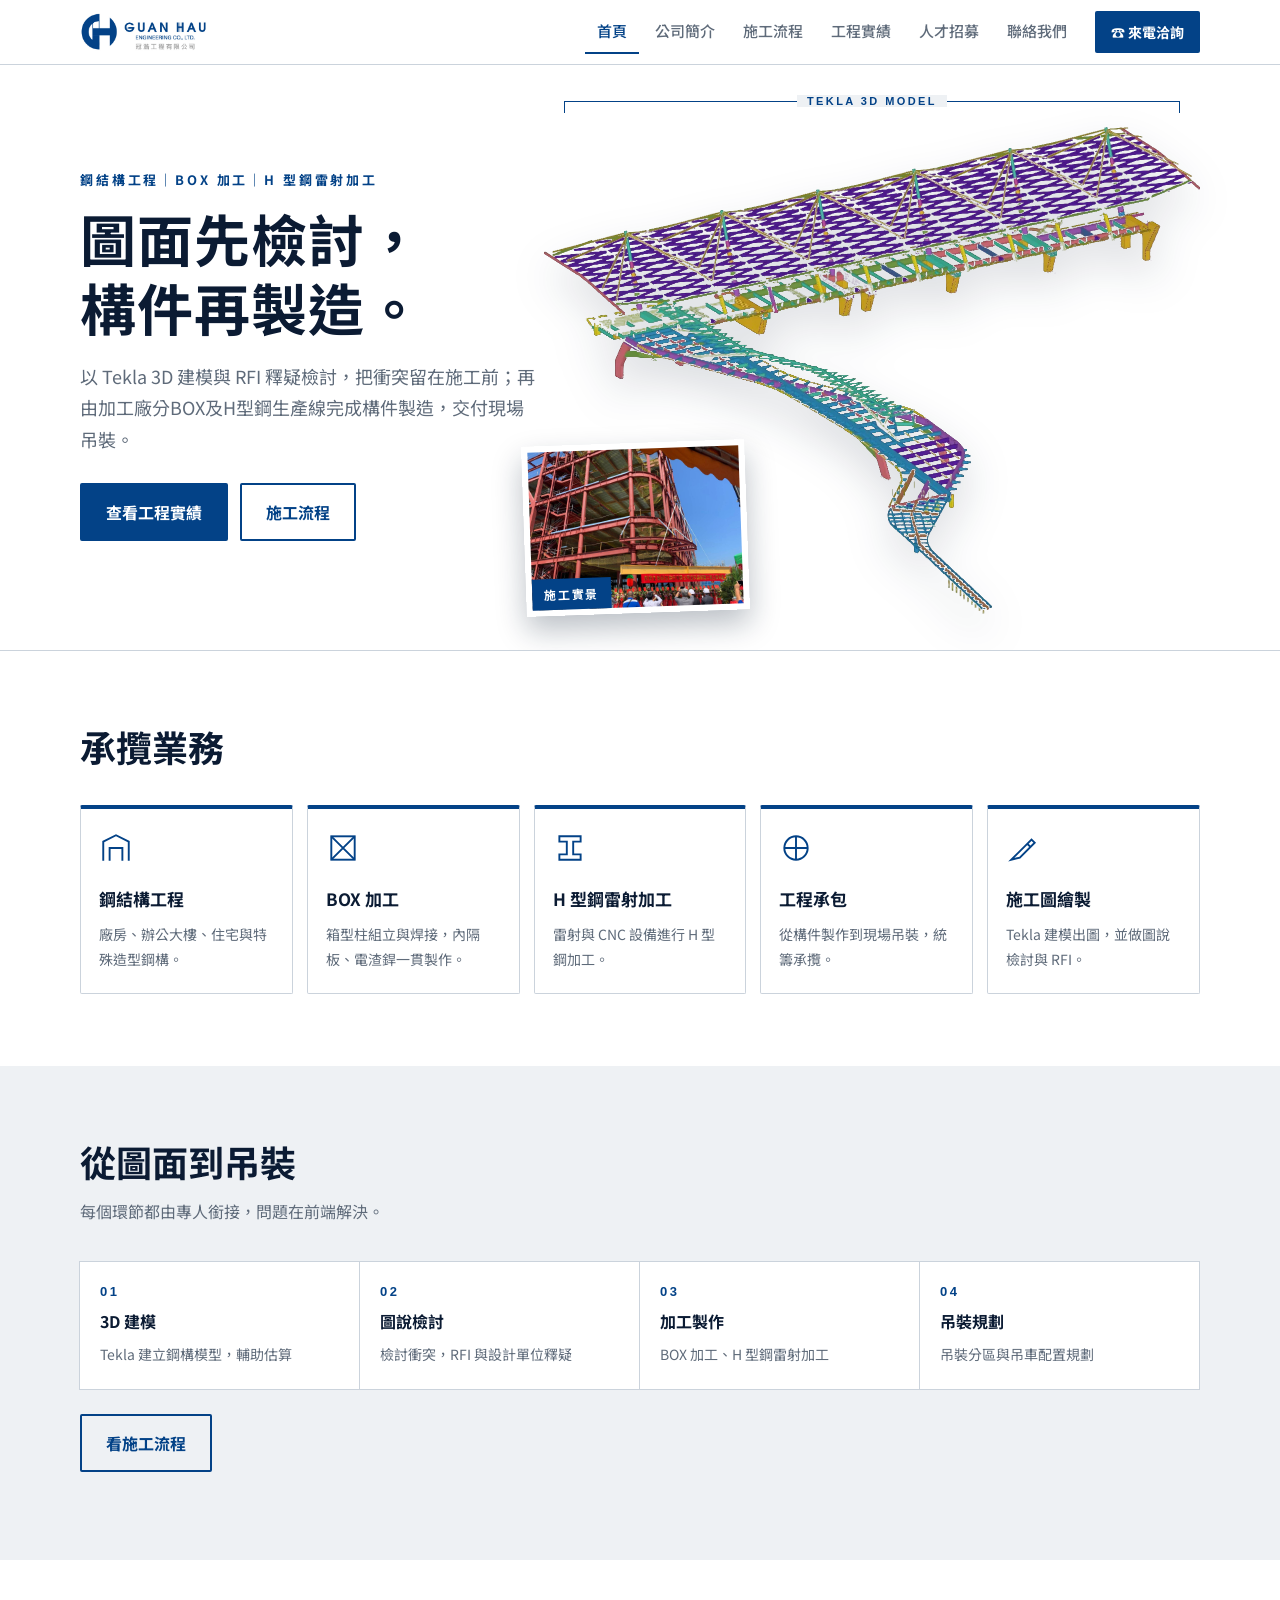
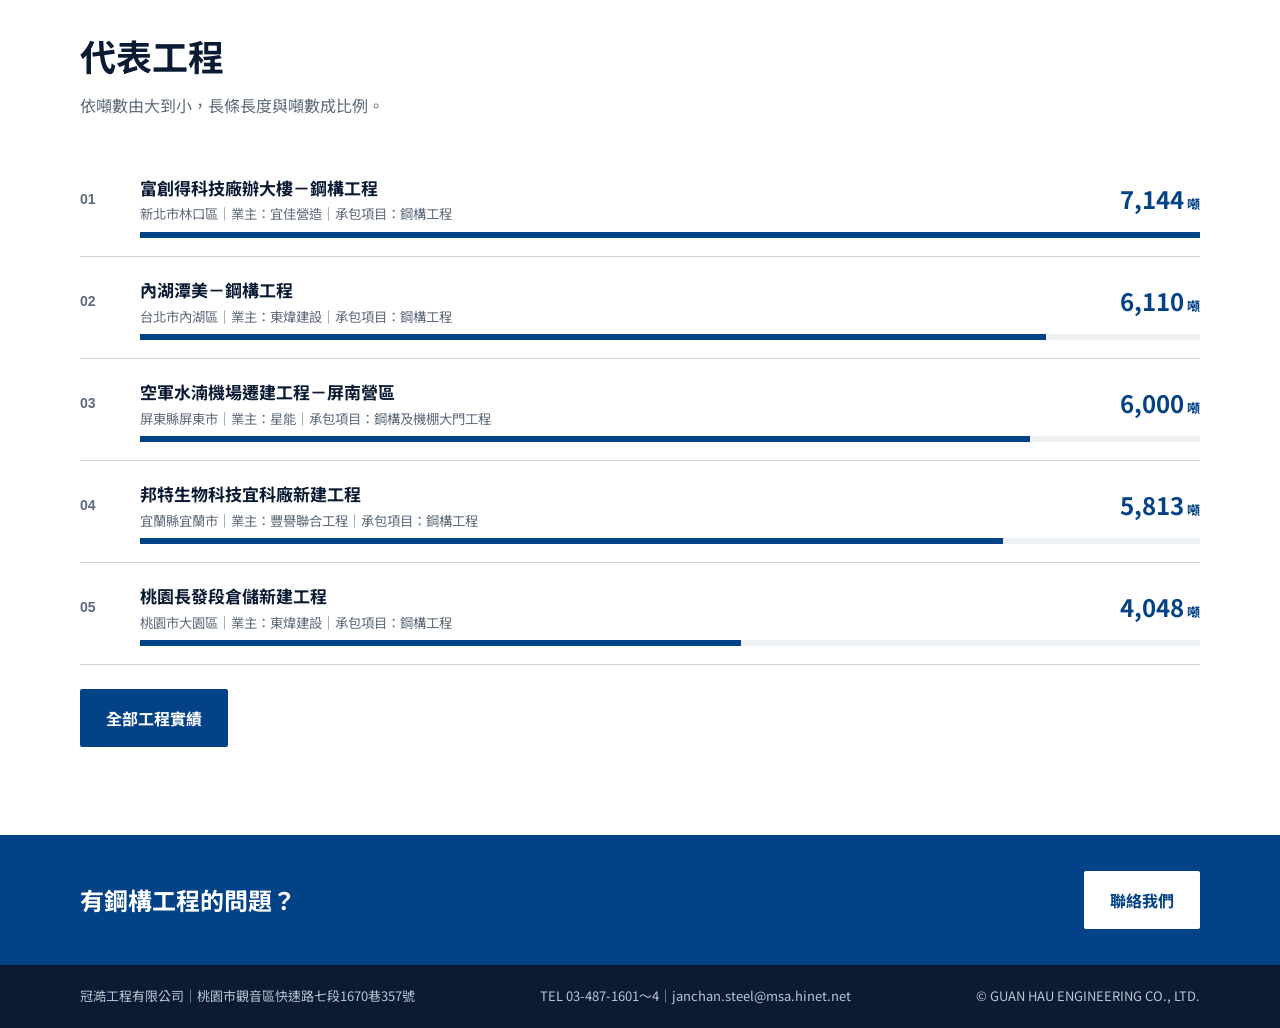
<file: index.html>
<!doctype html><html lang="zh-Hant"><head><meta charset="utf-8"><meta name="viewport" content="width=device-width,initial-scale=1,viewport-fit=cover"><meta name="color-scheme" content="light"><title>冠澔工程有限公司｜鋼結構工程</title><meta name="description" content="冠澔工程有限公司：鋼結構工程、BOX 加工、H 型鋼雷射加工、工程承包、施工圖繪製。桃園市觀音區。"><link rel="icon" href="data:image/svg+xml,%3Csvg xmlns=%27http://www.w3.org/2000/svg%27 viewBox=%270 0 10 10%27%3E%3Ccircle cx=%275%27 cy=%275%27 r=%275%27 fill=%27%23034287%27/%3E%3C/svg%3E"><link rel="preconnect" href="https://fonts.googleapis.com"><link rel="preconnect" href="https://fonts.gstatic.com" crossorigin><link href="https://fonts.googleapis.com/css2?family=Noto+Sans+TC:wght@400;500;700&display=swap" rel="stylesheet"><link rel="stylesheet" href="style.css"></head><body><header class="gh-hd"><div class="wrap"><a class="gh-logo" href="index.html"><img src="img/logo.png" alt="冠澔工程有限公司 GUAN HAU"></a><nav class="gh-nav" aria-label="主選單"><a href="index.html" data-k="index" class=on>首頁</a><a href="about.html" data-k="about">公司簡介</a><a href="process.html" data-k="process">施工流程</a><a href="projects.html" data-k="projects">工程實績</a><a href="careers.html" data-k="careers">人才招募</a><a href="contact.html" data-k="contact">聯絡我們</a></nav><a class="gh-cta tel" href="tel:+88634871601">來電洽詢</a><button class="gh-burger" aria-label="選單" aria-expanded="false">☰</button></div></header><main><section class="hero2"><div class="wrap hw"><div><p class="eyebrow">鋼結構工程｜BOX 加工｜H 型鋼雷射加工</p><h1>圖面先檢討，<br>構件再製造。</h1><p class="lead">以 Tekla 3D 建模與 RFI 釋疑檢討，把衝突留在施工前；再由加工廠分BOX及H型鋼生產線完成構件製造，交付現場吊裝。</p><div class="row"><a class="btn" href="projects.html">查看工程實績</a><a class="btn ghost" href="process.html">施工流程</a></div></div>
<div class="hm"><div class="dim"><span>TEKLA 3D MODEL</span></div><img class="cut" src="img/tekla04.webp" alt="Tekla 三維鋼構模型"><figure class="inset"><img src="img/bt2.jpg" alt="邦特宜科廠鋼構吊裝"><figcaption class="cap">施工實景</figcaption></figure></div></div></section>
<section class="sec"><div class="wrap"><div class="sec-hd"><h2>承攬業務</h2></div><div class="svc"><div class="card rv"><svg viewBox="0 0 32 32"><path d="M4 28V10l12-6 12 6v18M10 28V16h12v12"/></svg><h3>鋼結構工程</h3><p>廠房、辦公大樓、住宅與特殊造型鋼構。</p></div><div class="card rv"><svg viewBox="0 0 32 32"><rect x="5" y="5" width="22" height="22"/><path d="M5 5l22 22M27 5L5 27"/></svg><h3>BOX 加工</h3><p>箱型柱組立與焊接，內隔板、電渣銲一貫製作。</p></div><div class="card rv"><svg viewBox="0 0 32 32"><path d="M6 5h20v5H19v12h7v5H6v-5h7V10H6z"/></svg><h3>H 型鋼雷射加工</h3><p>雷射與 CNC 設備進行 H 型鋼加工。</p></div><div class="card rv"><svg viewBox="0 0 32 32"><circle cx="16" cy="16" r="11"/><path d="M5 16h22M16 5v22"/></svg><h3>工程承包</h3><p>從構件製作到現場吊裝，統籌承攬。</p></div><div class="card rv"><svg viewBox="0 0 32 32"><path d="M5 27l5-5 14-14 3 3-14 14-8 2zM20 12l3 3"/></svg><h3>施工圖繪製</h3><p>Tekla 建模出圖，並做圖說檢討與 RFI。</p></div></div></div></section>
<section class="sec alt"><div class="wrap"><div class="sec-hd"><h2>從圖面到吊裝</h2><p>每個環節都由專人銜接，問題在前端解決。</p></div><div class="flow rv"><div><b>3D 建模</b><span>Tekla 建立鋼構模型，輔助估算</span></div><div><b>圖說檢討</b><span>檢討衝突，RFI 與設計單位釋疑</span></div><div><b>加工製作</b><span>BOX 加工、H 型鋼雷射加工</span></div><div><b>吊裝規劃</b><span>吊裝分區與吊車配置規劃</span></div></div><p style="margin-top:24px"><a class="btn ghost" href="process.html">看施工流程</a></p></div></section>
<section class="sec"><div class="wrap"><div class="sec-hd"><h2>代表工程</h2><p>依噸數由大到小，長條長度與噸數成比例。</p></div><div class="pj rv"><span class="n">01</span><div><h3>富創得科技廠辦大樓－鋼構工程</h3><small>新北市林口區｜業主：宜佳營造｜承包項目：鋼構工程</small></div><div class="t">7,144<i> 噸</i></div><div class="bar" style="--w:100.0%"><u></u></div></div><div class="pj rv"><span class="n">02</span><div><h3>內湖潭美－鋼構工程</h3><small>台北市內湖區｜業主：東煒建設｜承包項目：鋼構工程</small></div><div class="t">6,110<i> 噸</i></div><div class="bar" style="--w:85.5%"><u></u></div></div><div class="pj rv"><span class="n">03</span><div><h3>空軍水湳機場遷建工程－屏南營區</h3><small>屏東縣屏東市｜業主：星能｜承包項目：鋼構及機棚大門工程</small></div><div class="t">6,000<i> 噸</i></div><div class="bar" style="--w:84.0%"><u></u></div></div><div class="pj rv"><span class="n">04</span><div><h3>邦特生物科技宜科廠新建工程</h3><small>宜蘭縣宜蘭市｜業主：豐譽聯合工程｜承包項目：鋼構工程</small></div><div class="t">5,813<i> 噸</i></div><div class="bar" style="--w:81.4%"><u></u></div></div><div class="pj rv"><span class="n">05</span><div><h3>桃園長發段倉儲新建工程</h3><small>桃園市大園區｜業主：東煒建設｜承包項目：鋼構工程</small></div><div class="t">4,048<i> 噸</i></div><div class="bar" style="--w:56.7%"><u></u></div></div><p style="margin-top:24px"><a class="btn" href="projects.html">全部工程實績</a></p></div></section><section class="cta-sl"><div class="wrap"><h2>有鋼構工程的問題？</h2><a class="btn" style="background:#fff;color:var(--blue);border-color:#fff" href="contact.html">聯絡我們</a></div></section></main><footer class="ft"><div class="wrap"><p>冠澔工程有限公司｜桃園市觀音區快速路七段1670巷357號</p><p>TEL 03-487-1601～4｜janchan.steel@msa.hinet.net</p><p>© GUAN HAU ENGINEERING CO., LTD.</p></div></footer><script src="main.js"></script></body></html>
</file>
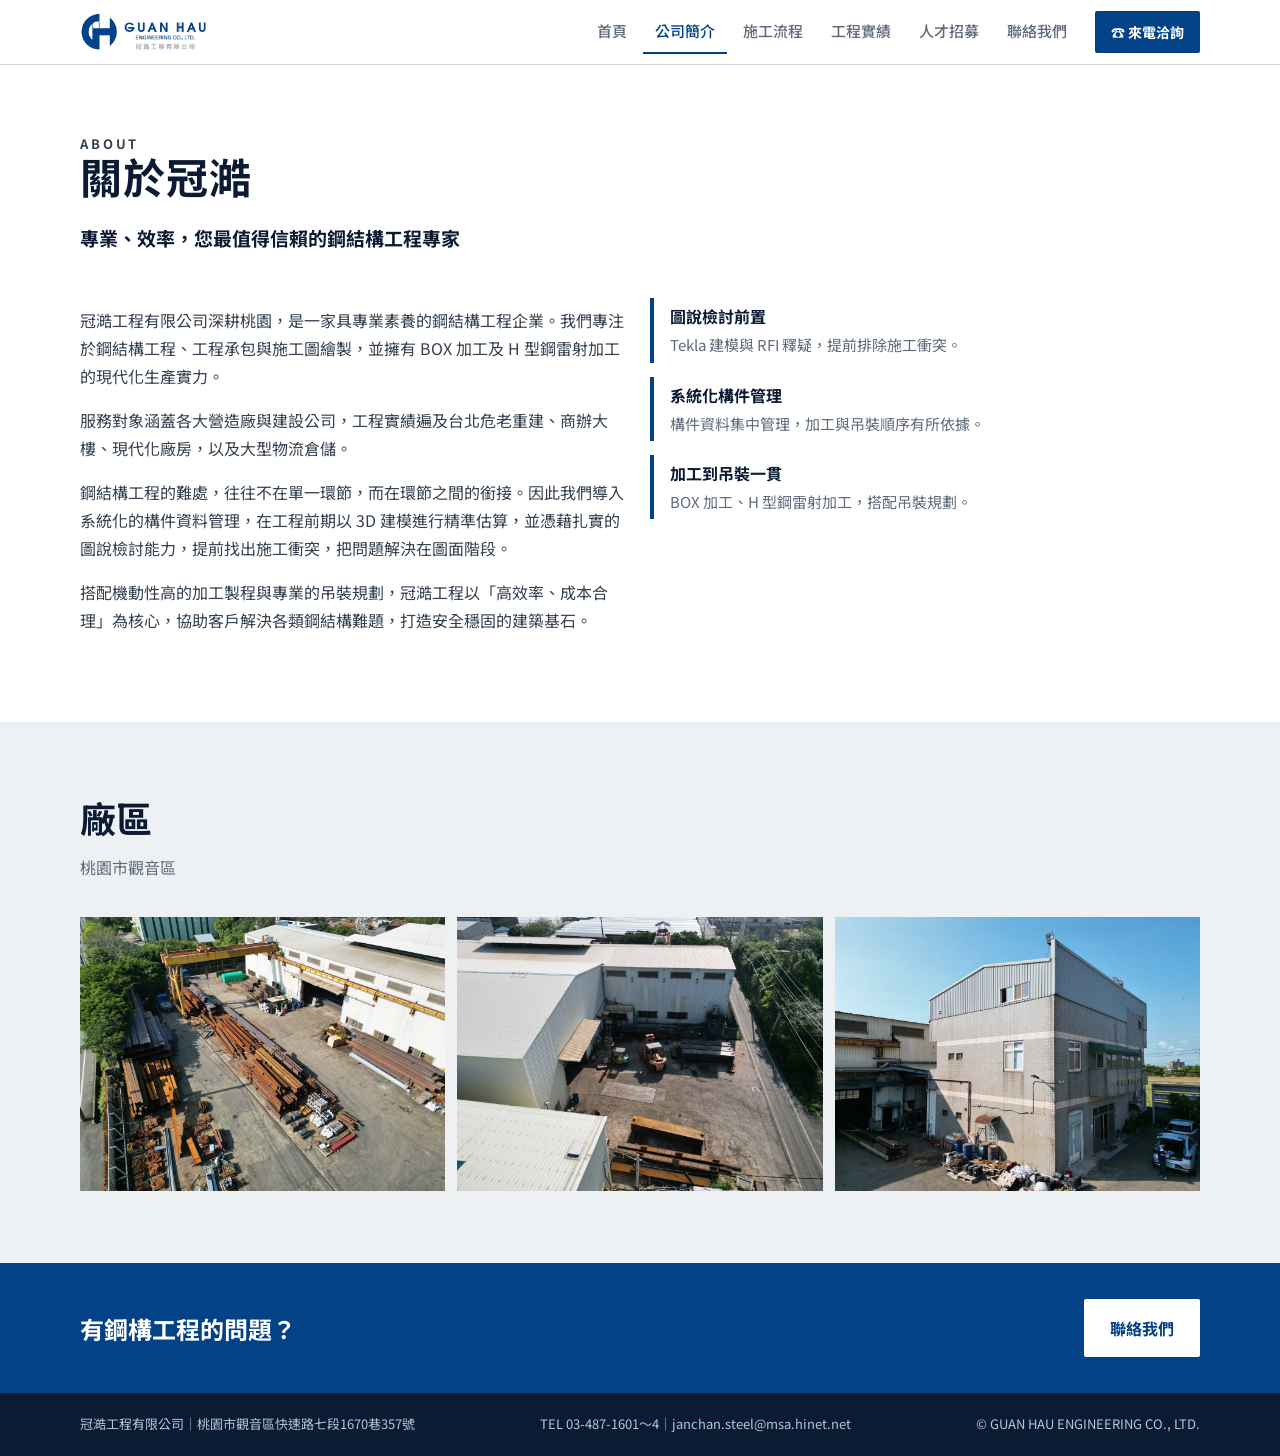
<file: about.html>
<!doctype html><html lang="zh-Hant"><head><meta charset="utf-8"><meta name="viewport" content="width=device-width,initial-scale=1,viewport-fit=cover"><meta name="color-scheme" content="light"><title>公司簡介｜冠澔工程</title><meta name="description" content="冠澔工程有限公司：鋼結構工程、BOX 加工、H 型鋼雷射加工、工程承包、施工圖繪製。桃園市觀音區。"><link rel="icon" href="data:image/svg+xml,%3Csvg xmlns=%27http://www.w3.org/2000/svg%27 viewBox=%270 0 10 10%27%3E%3Ccircle cx=%275%27 cy=%275%27 r=%275%27 fill=%27%23034287%27/%3E%3C/svg%3E"><link rel="preconnect" href="https://fonts.googleapis.com"><link rel="preconnect" href="https://fonts.gstatic.com" crossorigin><link href="https://fonts.googleapis.com/css2?family=Noto+Sans+TC:wght@400;500;700&display=swap" rel="stylesheet"><link rel="stylesheet" href="style.css"></head><body><header class="gh-hd"><div class="wrap"><a class="gh-logo" href="index.html"><img src="img/logo.png" alt="冠澔工程有限公司 GUAN HAU"></a><nav class="gh-nav" aria-label="主選單"><a href="index.html" data-k="index">首頁</a><a href="about.html" data-k="about" class=on>公司簡介</a><a href="process.html" data-k="process">施工流程</a><a href="projects.html" data-k="projects">工程實績</a><a href="careers.html" data-k="careers">人才招募</a><a href="contact.html" data-k="contact">聯絡我們</a></nav><a class="gh-cta tel" href="tel:+88634871601">來電洽詢</a><button class="gh-burger" aria-label="選單" aria-expanded="false">☰</button></div></header><main><section class="sec about"><div class="wrap"><div class="sec-hd"><p class="eyebrow">ABOUT</p><h1 style="font-size:clamp(28px,4vw,42px)">關於冠澔</h1><p style="font-size:19px;color:var(--navy);font-weight:700">專業、效率，您最值得信賴的鋼結構工程專家</p></div>
<div class="grid2"><div class="rv"><p>冠澔工程有限公司深耕桃園，是一家具專業素養的鋼結構工程企業。我們專注於鋼結構工程、工程承包與施工圖繪製，並擁有 BOX 加工及 H 型鋼雷射加工的現代化生產實力。</p><p>服務對象涵蓋各大營造廠與建設公司，工程實績遍及台北危老重建、商辦大樓、現代化廠房，以及大型物流倉儲。</p><p>鋼結構工程的難處，往往不在單一環節，而在環節之間的銜接。因此我們導入系統化的構件資料管理，在工程前期以 3D 建模進行精準估算，並憑藉扎實的圖說檢討能力，提前找出施工衝突，把問題解決在圖面階段。</p><p>搭配機動性高的加工製程與專業的吊裝規劃，冠澔工程以「高效率、成本合理」為核心，協助客戶解決各類鋼結構難題，打造安全穩固的建築基石。</p></div>
<div class="rv"><div class="pts"><div><b>圖說檢討前置</b><span>Tekla 建模與 RFI 釋疑，提前排除施工衝突。</span></div><div><b>系統化構件管理</b><span>構件資料集中管理，加工與吊裝順序有所依據。</span></div><div><b>加工到吊裝一貫</b><span>BOX 加工、H 型鋼雷射加工，搭配吊裝規劃。</span></div></div></div></div></div></section>
<section class="sec alt"><div class="wrap"><div class="sec-hd"><h2>廠區</h2><p>桃園市觀音區</p></div><div class="strip rv"><figure><img src="img/g2.jpg" alt="冠澔廠區龍門吊車與型鋼堆置" loading="lazy"></figure><figure><img src="img/g3.jpg" alt="冠澔廠區後場" loading="lazy"></figure><figure><img src="img/g5.jpg" alt="冠澔工程辦公大樓" loading="lazy"></figure></div></div></section><section class="cta-sl"><div class="wrap"><h2>有鋼構工程的問題？</h2><a class="btn" style="background:#fff;color:var(--blue);border-color:#fff" href="contact.html">聯絡我們</a></div></section></main><footer class="ft"><div class="wrap"><p>冠澔工程有限公司｜桃園市觀音區快速路七段1670巷357號</p><p>TEL 03-487-1601～4｜janchan.steel@msa.hinet.net</p><p>© GUAN HAU ENGINEERING CO., LTD.</p></div></footer><script src="main.js"></script></body></html>
</file>
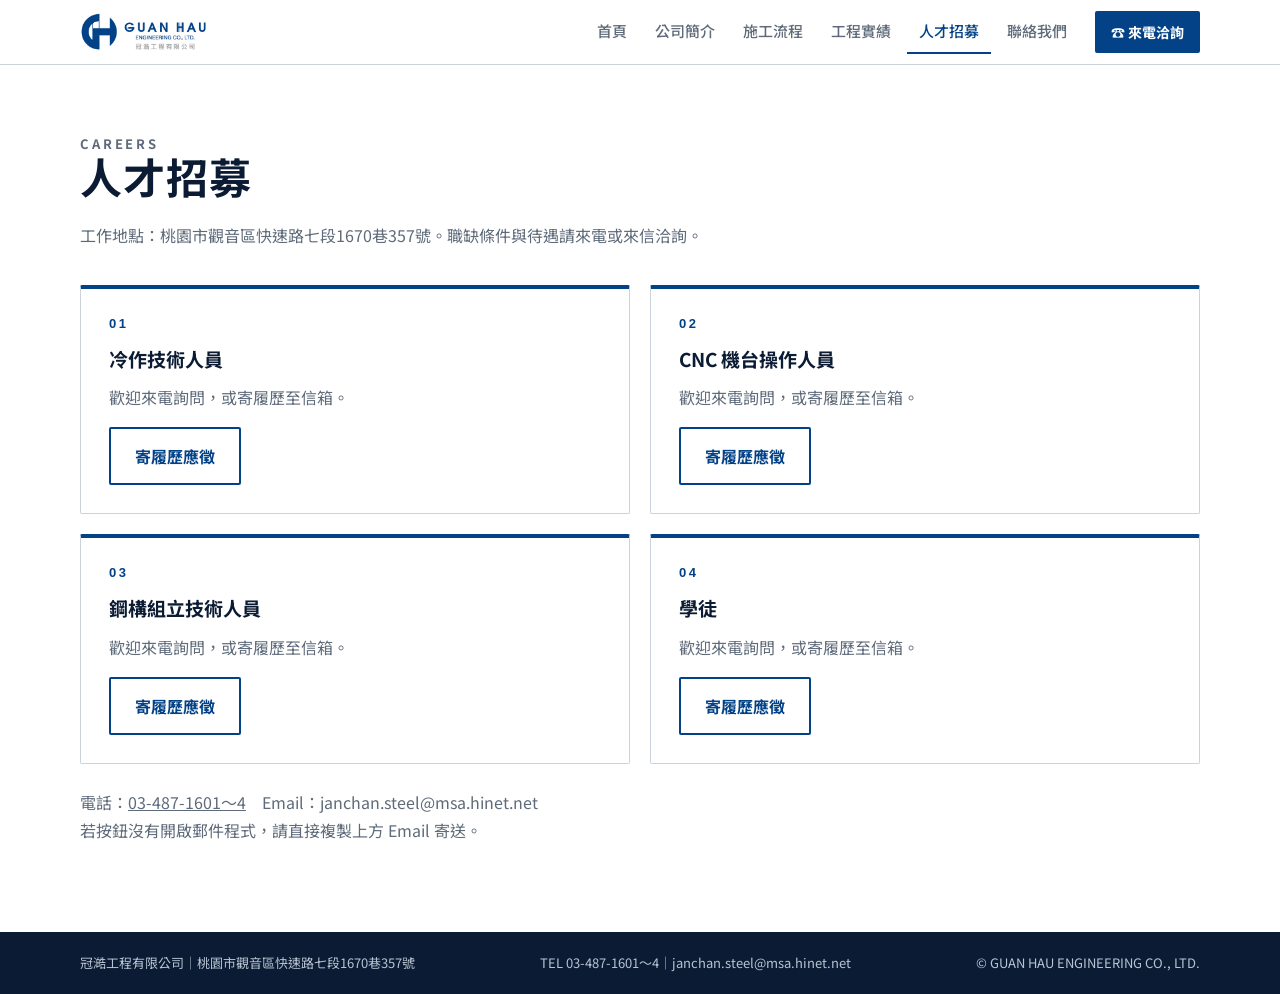
<file: careers.html>
<!doctype html><html lang="zh-Hant"><head><meta charset="utf-8"><meta name="viewport" content="width=device-width,initial-scale=1,viewport-fit=cover"><meta name="color-scheme" content="light"><title>人才招募｜冠澔工程</title><meta name="description" content="冠澔工程有限公司：鋼結構工程、BOX 加工、H 型鋼雷射加工、工程承包、施工圖繪製。桃園市觀音區。"><link rel="icon" href="data:image/svg+xml,%3Csvg xmlns=%27http://www.w3.org/2000/svg%27 viewBox=%270 0 10 10%27%3E%3Ccircle cx=%275%27 cy=%275%27 r=%275%27 fill=%27%23034287%27/%3E%3C/svg%3E"><link rel="preconnect" href="https://fonts.googleapis.com"><link rel="preconnect" href="https://fonts.gstatic.com" crossorigin><link href="https://fonts.googleapis.com/css2?family=Noto+Sans+TC:wght@400;500;700&display=swap" rel="stylesheet"><link rel="stylesheet" href="style.css"></head><body><header class="gh-hd"><div class="wrap"><a class="gh-logo" href="index.html"><img src="img/logo.png" alt="冠澔工程有限公司 GUAN HAU"></a><nav class="gh-nav" aria-label="主選單"><a href="index.html" data-k="index">首頁</a><a href="about.html" data-k="about">公司簡介</a><a href="process.html" data-k="process">施工流程</a><a href="projects.html" data-k="projects">工程實績</a><a href="careers.html" data-k="careers" class=on>人才招募</a><a href="contact.html" data-k="contact">聯絡我們</a></nav><a class="gh-cta tel" href="tel:+88634871601">來電洽詢</a><button class="gh-burger" aria-label="選單" aria-expanded="false">☰</button></div></header><main><section class="sec"><div class="wrap"><div class="sec-hd"><p class="eyebrow">CAREERS</p><h1 style="font-size:clamp(28px,4vw,42px)">人才招募</h1><p>工作地點：桃園市觀音區快速路七段1670巷357號。職缺條件與待遇請來電或來信洽詢。</p></div><div class="grid2"><div class="card rv"><span class="no">01</span><h3>冷作技術人員</h3><p style="margin-bottom:16px">歡迎來電詢問，或寄履歷至信箱。</p><a class="btn ghost" href="mailto:janchan.steel@msa.hinet.net?subject=應徵－冷作技術人員">寄履歷應徵</a></div><div class="card rv"><span class="no">02</span><h3>CNC 機台操作人員</h3><p style="margin-bottom:16px">歡迎來電詢問，或寄履歷至信箱。</p><a class="btn ghost" href="mailto:janchan.steel@msa.hinet.net?subject=應徵－CNC 機台操作人員">寄履歷應徵</a></div><div class="card rv"><span class="no">03</span><h3>鋼構組立技術人員</h3><p style="margin-bottom:16px">歡迎來電詢問，或寄履歷至信箱。</p><a class="btn ghost" href="mailto:janchan.steel@msa.hinet.net?subject=應徵－鋼構組立技術人員">寄履歷應徵</a></div><div class="card rv"><span class="no">04</span><h3>學徒</h3><p style="margin-bottom:16px">歡迎來電詢問，或寄履歷至信箱。</p><a class="btn ghost" href="mailto:janchan.steel@msa.hinet.net?subject=應徵－學徒">寄履歷應徵</a></div></div><p style="margin-top:24px;color:var(--gray)">電話：<a href="tel:+88634871601">03-487-1601～4</a>　Email：janchan.steel@msa.hinet.net<br>若按鈕沒有開啟郵件程式，請直接複製上方 Email 寄送。</p></div></section></main><footer class="ft"><div class="wrap"><p>冠澔工程有限公司｜桃園市觀音區快速路七段1670巷357號</p><p>TEL 03-487-1601～4｜janchan.steel@msa.hinet.net</p><p>© GUAN HAU ENGINEERING CO., LTD.</p></div></footer><script src="main.js"></script></body></html>
</file>
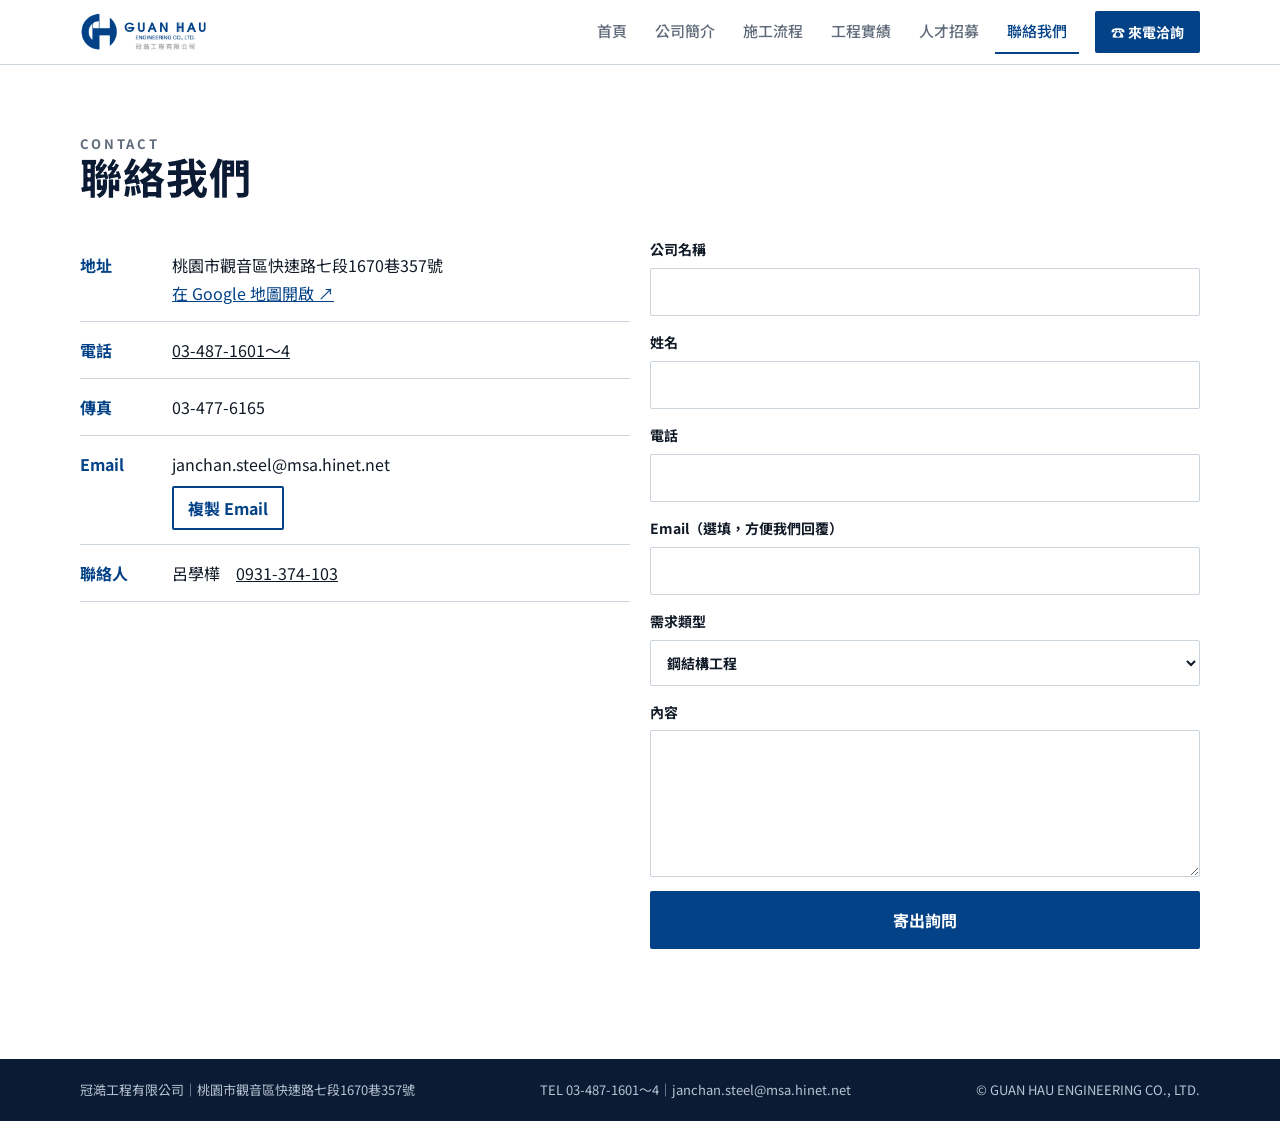
<file: contact.html>
<!doctype html><html lang="zh-Hant"><head><meta charset="utf-8"><meta name="viewport" content="width=device-width,initial-scale=1,viewport-fit=cover"><meta name="color-scheme" content="light"><title>聯絡我們｜冠澔工程</title><meta name="description" content="冠澔工程有限公司：鋼結構工程、BOX 加工、H 型鋼雷射加工、工程承包、施工圖繪製。桃園市觀音區。"><link rel="icon" href="data:image/svg+xml,%3Csvg xmlns=%27http://www.w3.org/2000/svg%27 viewBox=%270 0 10 10%27%3E%3Ccircle cx=%275%27 cy=%275%27 r=%275%27 fill=%27%23034287%27/%3E%3C/svg%3E"><link rel="preconnect" href="https://fonts.googleapis.com"><link rel="preconnect" href="https://fonts.gstatic.com" crossorigin><link href="https://fonts.googleapis.com/css2?family=Noto+Sans+TC:wght@400;500;700&display=swap" rel="stylesheet"><link rel="stylesheet" href="style.css"></head><body><header class="gh-hd"><div class="wrap"><a class="gh-logo" href="index.html"><img src="img/logo.png" alt="冠澔工程有限公司 GUAN HAU"></a><nav class="gh-nav" aria-label="主選單"><a href="index.html" data-k="index">首頁</a><a href="about.html" data-k="about">公司簡介</a><a href="process.html" data-k="process">施工流程</a><a href="projects.html" data-k="projects">工程實績</a><a href="careers.html" data-k="careers">人才招募</a><a href="contact.html" data-k="contact" class=on>聯絡我們</a></nav><a class="gh-cta tel" href="tel:+88634871601">來電洽詢</a><button class="gh-burger" aria-label="選單" aria-expanded="false">☰</button></div></header><main><section class="sec"><div class="wrap"><div class="sec-hd"><p class="eyebrow">CONTACT</p><h1 style="font-size:clamp(28px,4vw,42px)">聯絡我們</h1></div><div class="grid2"><ul class="info rv"><li><b>地址</b><span>桃園市觀音區快速路七段1670巷357號<br><a href="https://www.google.com/maps/search/?api=1&query=桃園市觀音區快速路七段1670巷357號" target="_blank" rel="noopener" style="color:var(--blue)">在 Google 地圖開啟 ↗</a></span></li><li><b>電話</b><a href="tel:+88634871601">03-487-1601～4</a></li><li><b>傳真</b>03-477-6165</li><li><b>Email</b><span>janchan.steel@msa.hinet.net<br><button class="btn ghost" id="cp" type="button" style="padding:6px 14px;margin-top:8px">複製 Email</button></span></li><li><b>聯絡人</b><span>呂學樺　<a href="tel:+886931374103">0931-374-103</a></span></li></ul>
<form id="cf" class="rv"><label>公司名稱<input name="co" required autocomplete="organization"></label><label>姓名<input name="name" required autocomplete="name"></label><label>電話<input name="tel" type="tel" required autocomplete="tel"></label><label>Email（選填，方便我們回覆）<input name="email" type="email" autocomplete="email"></label><label>需求類型<select name="type"><option>鋼結構工程</option><option>BOX 加工</option><option>H 型鋼雷射加工</option><option>工程承包</option><option>施工圖繪製</option><option>其他</option></select></label><label>內容<textarea name="msg" rows="5" required></textarea></label><input name="_gotcha" tabindex="-1" autocomplete="off" style="position:absolute;left:-9999px" aria-hidden="true"><button class="btn" type="submit">寄出詢問</button><p class="ok" id="st" role="status"></p></form></div></div></section></main><footer class="ft"><div class="wrap"><p>冠澔工程有限公司｜桃園市觀音區快速路七段1670巷357號</p><p>TEL 03-487-1601～4｜janchan.steel@msa.hinet.net</p><p>© GUAN HAU ENGINEERING CO., LTD.</p></div></footer><script src="main.js"></script></body></html>
</file>
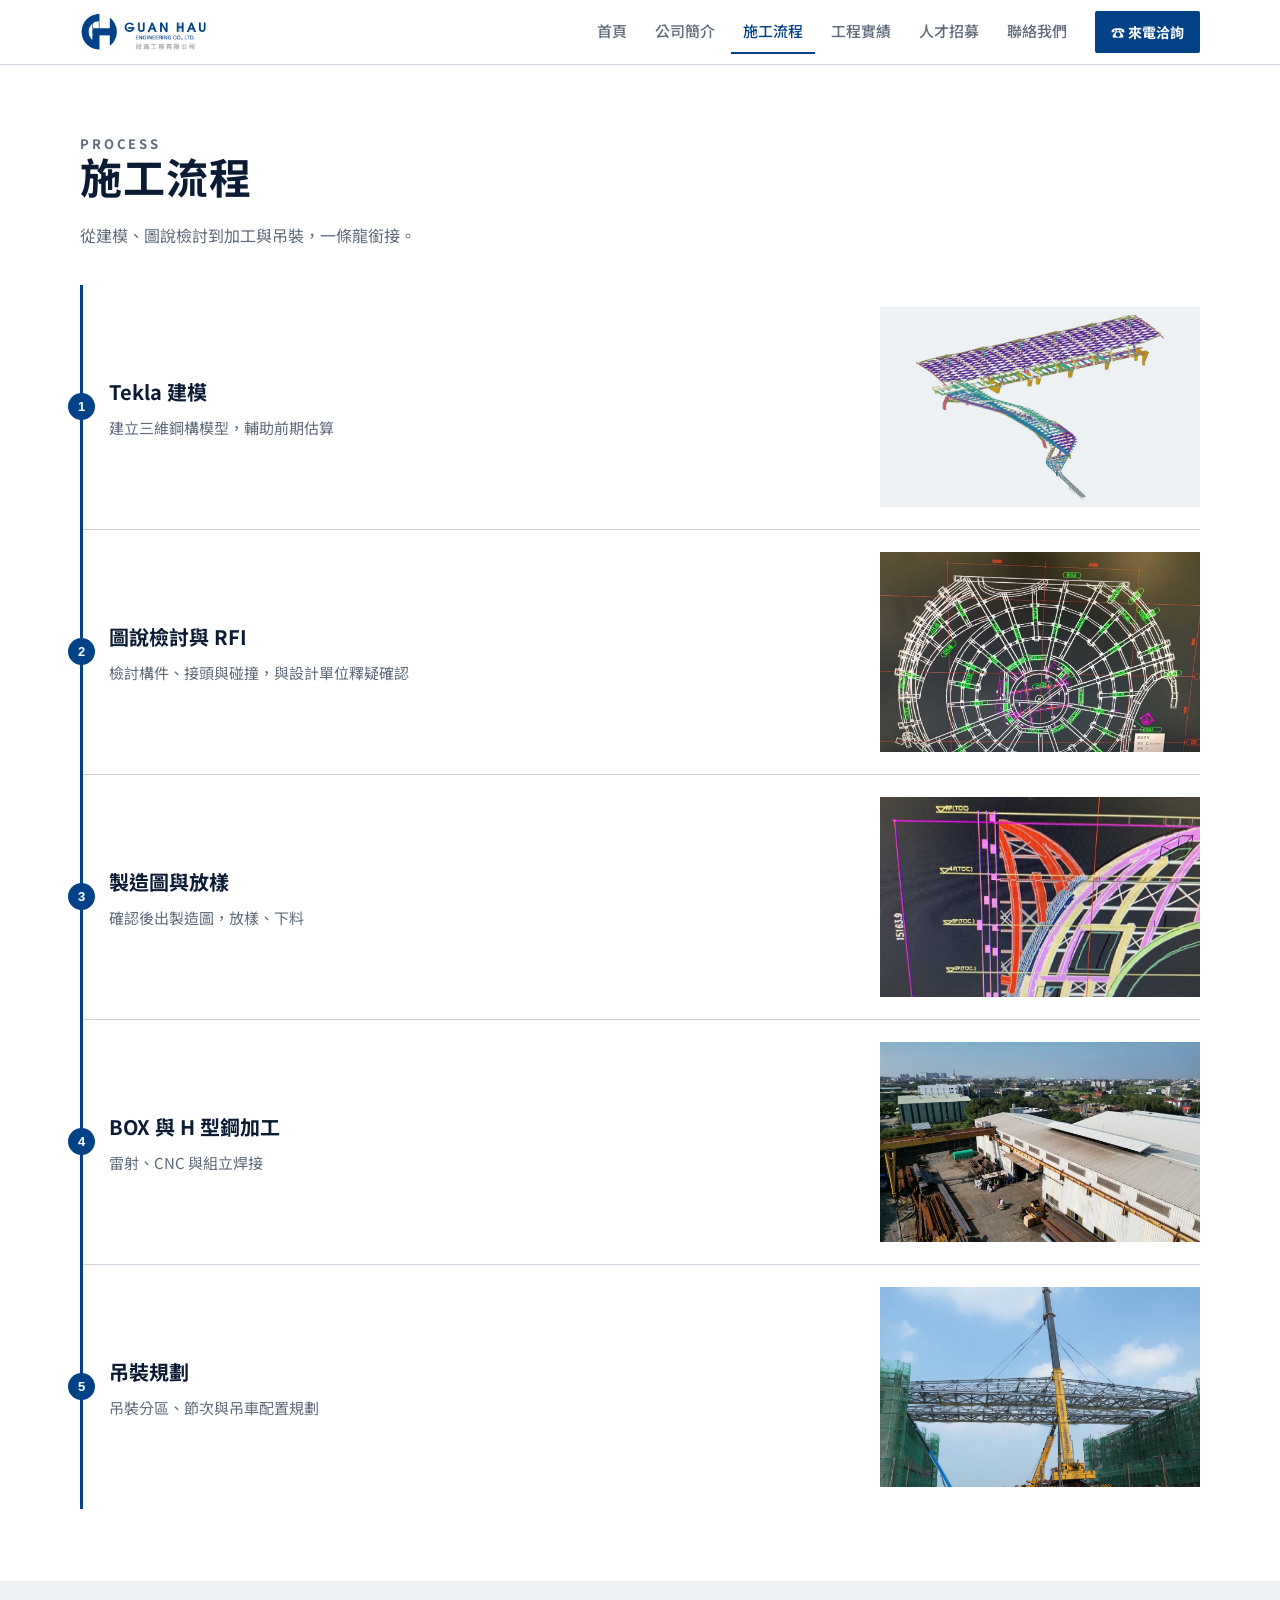
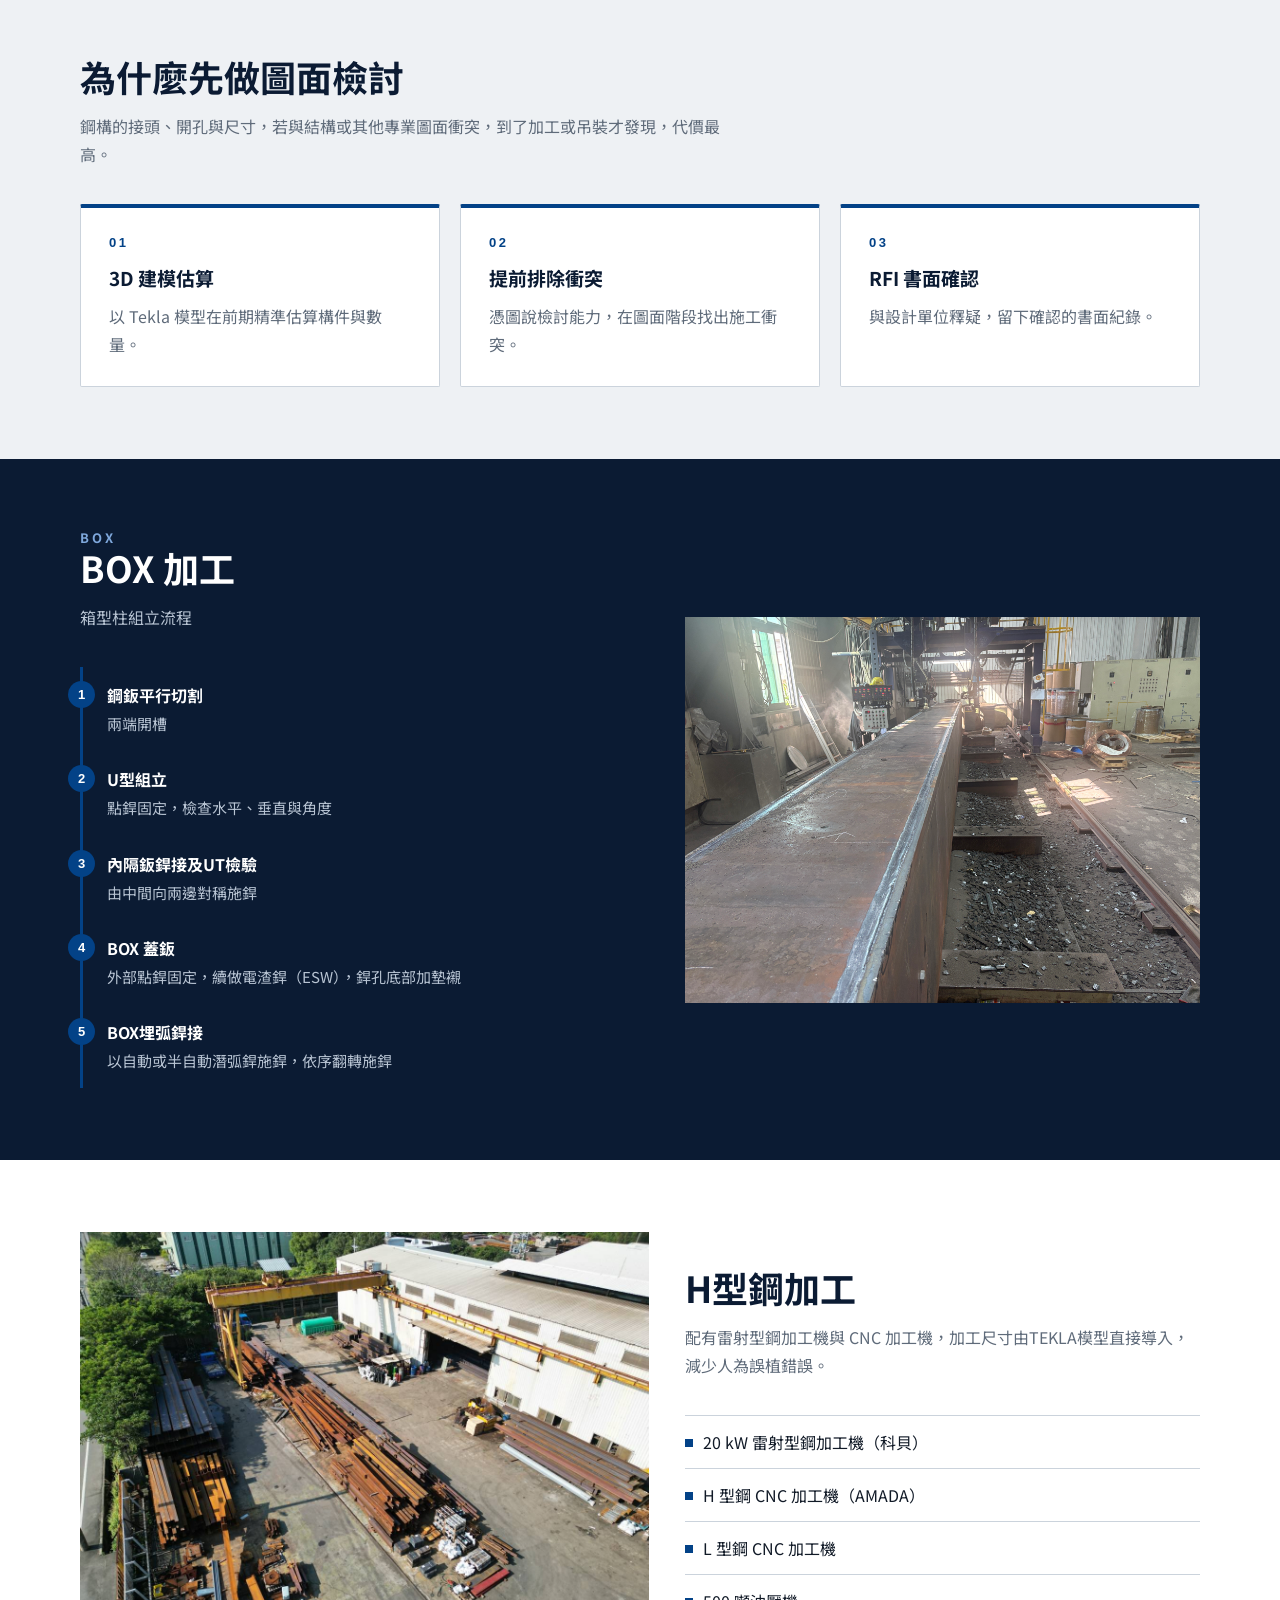
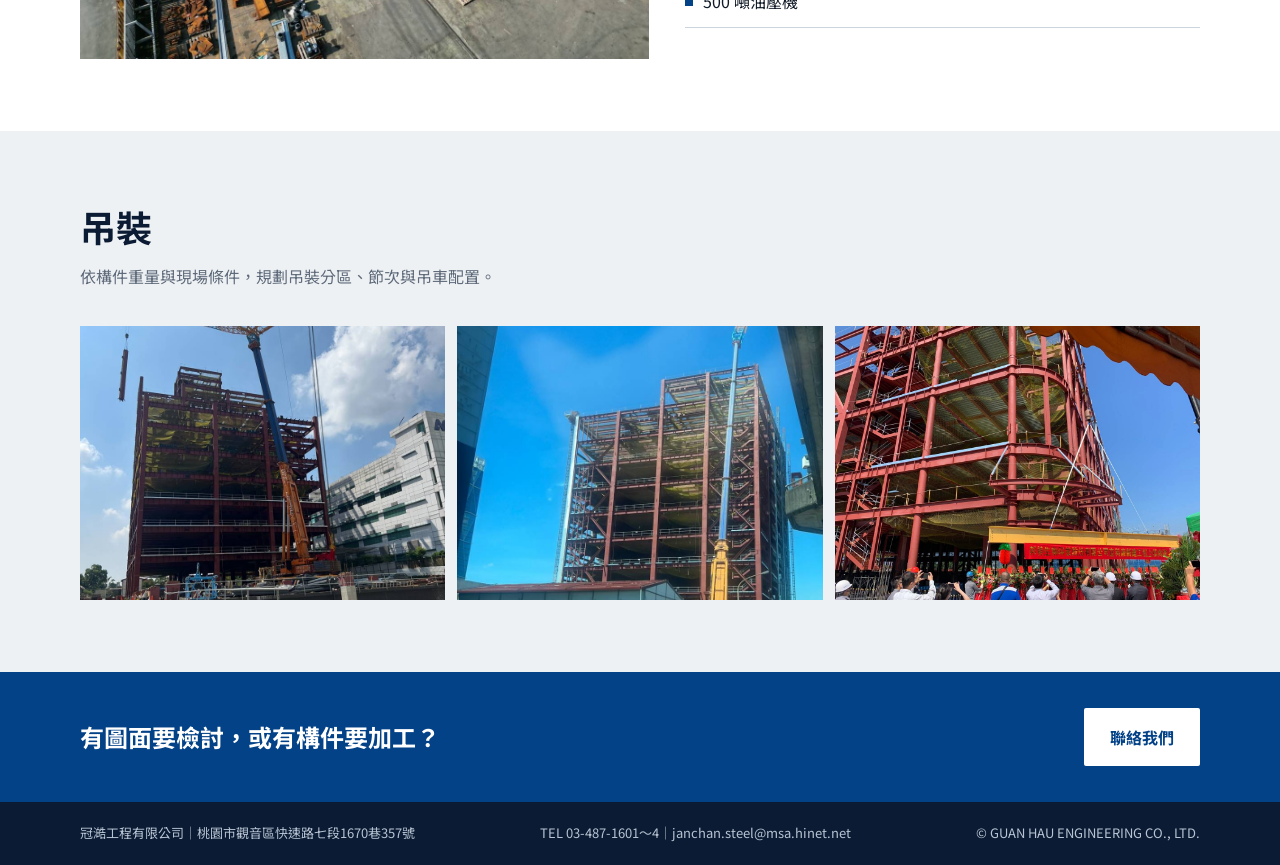
<file: process.html>
<!doctype html><html lang="zh-Hant"><head><meta charset="utf-8"><meta name="viewport" content="width=device-width,initial-scale=1,viewport-fit=cover"><meta name="color-scheme" content="light"><title>施工流程｜冠澔工程</title><meta name="description" content="冠澔工程有限公司：鋼結構工程、BOX 加工、H 型鋼雷射加工、工程承包、施工圖繪製。桃園市觀音區。"><link rel="icon" href="data:image/svg+xml,%3Csvg xmlns=%27http://www.w3.org/2000/svg%27 viewBox=%270 0 10 10%27%3E%3Ccircle cx=%275%27 cy=%275%27 r=%275%27 fill=%27%23034287%27/%3E%3C/svg%3E"><link rel="preconnect" href="https://fonts.googleapis.com"><link rel="preconnect" href="https://fonts.gstatic.com" crossorigin><link href="https://fonts.googleapis.com/css2?family=Noto+Sans+TC:wght@400;500;700&display=swap" rel="stylesheet"><link rel="stylesheet" href="style.css"></head><body><header class="gh-hd"><div class="wrap"><a class="gh-logo" href="index.html"><img src="img/logo.png" alt="冠澔工程有限公司 GUAN HAU"></a><nav class="gh-nav" aria-label="主選單"><a href="index.html" data-k="index">首頁</a><a href="about.html" data-k="about">公司簡介</a><a href="process.html" data-k="process" class=on>施工流程</a><a href="projects.html" data-k="projects">工程實績</a><a href="careers.html" data-k="careers">人才招募</a><a href="contact.html" data-k="contact">聯絡我們</a></nav><a class="gh-cta tel" href="tel:+88634871601">來電洽詢</a><button class="gh-burger" aria-label="選單" aria-expanded="false">☰</button></div></header><main><section class="sec"><div class="wrap"><div class="sec-hd"><p class="eyebrow">PROCESS</p><h1 style="font-size:clamp(28px,4vw,42px)">施工流程</h1><p>從建模、圖說檢討到加工與吊裝，一條龍銜接。</p></div><ol class="steps st2 rv"><li><div><b>Tekla 建模</b><span>建立三維鋼構模型，輔助前期估算</span></div><div class="ph2"><img class=ct src="img/tekla04.webp" alt="Tekla 建模" loading="lazy"></div></li><li><div><b>圖說檢討與 RFI</b><span>檢討構件、接頭與碰撞，與設計單位釋疑確認</span></div><div class="ph2"><img src="img/cad1.jpg" alt="圖說檢討與 RFI" loading="lazy"></div></li><li><div><b>製造圖與放樣</b><span>確認後出製造圖，放樣、下料</span></div><div class="ph2"><img src="img/cad2.jpg" alt="製造圖與放樣" loading="lazy"></div></li><li><div><b>BOX 與 H 型鋼加工</b><span>雷射、CNC 與組立焊接</span></div><div class="ph2"><img src="img/g1.jpg" alt="BOX 與 H 型鋼加工" loading="lazy"></div></li><li><div><b>吊裝規劃</b><span>吊裝分區、節次與吊車配置規劃</span></div><div class="ph2"><img src="img/af1.jpg" alt="吊裝規劃" loading="lazy"></div></li></ol></div></section>
<section class="sec alt"><div class="wrap"><div class="sec-hd"><h2>為什麼先做圖面檢討</h2><p>鋼構的接頭、開孔與尺寸，若與結構或其他專業圖面衝突，到了加工或吊裝才發現，代價最高。</p></div><div class="grid3"><div class="card rv"><span class="no">01</span><h3>3D 建模估算</h3><p>以 Tekla 模型在前期精準估算構件與數量。</p></div><div class="card rv"><span class="no">02</span><h3>提前排除衝突</h3><p>憑圖說檢討能力，在圖面階段找出施工衝突。</p></div><div class="card rv"><span class="no">03</span><h3>RFI 書面確認</h3><p>與設計單位釋疑，留下確認的書面紀錄。</p></div></div></div></section>
<section class="sec dark"><div class="wrap sp"><div><div class="sec-hd"><p class="eyebrow" style="color:#7FA8DC">BOX</p><h2>BOX 加工</h2><p>箱型柱組立流程</p></div><ol class="steps rv"><li><b>鋼鈑平行切割</b><span>兩端開槽</span></li><li><b>U型組立</b><span>點銲固定，檢查水平、垂直與角度</span></li><li><b>內隔鈑銲接及UT檢驗</b><span>由中間向兩邊對稱施銲</span></li><li><b>BOX 蓋鈑</b><span>外部點銲固定，續做電渣銲（ESW），銲孔底部加墊襯</span></li><li><b>BOX埋弧銲接</b><span>以自動或半自動潛弧銲施銲，依序翻轉施銲</span></li></ol></div><div class="ph2 rv"><img src="img/w1.jpg" alt="冠澔廠區鋼構件" loading="lazy"></div></div></section>
<section class="sec"><div class="wrap sp"><div class="ph2 rv"><img src="img/g2.jpg" alt="冠澔廠區龍門吊車與型鋼堆置" loading="lazy"></div><div><div class="sec-hd"><h2>H型鋼加工</h2><p>配有雷射型鋼加工機與 CNC 加工機，加工尺寸由TEKLA模型直接導入，減少人為誤植錯誤。</p></div><ul class="eq rv" style="grid-template-columns:1fr"><li>20 kW 雷射型鋼加工機（科貝）</li><li>H 型鋼 CNC 加工機（AMADA）</li><li>L 型鋼 CNC 加工機</li><li>500 噸油壓機</li></ul></div></div></section>
<section class="sec alt"><div class="wrap"><div class="sec-hd"><h2>吊裝</h2><p>依構件重量與現場條件，規劃吊裝分區、節次與吊車配置。</p></div><div class="gal rv"><figure><img src="img/fu.jpg" alt="鋼構吊裝" loading="lazy"></figure><figure><img src="img/nh1.jpg" alt="鋼構吊裝" loading="lazy"></figure><figure><img src="img/bt2.jpg" alt="鋼構吊裝" loading="lazy"></figure></div></div></section><section class="cta-sl"><div class="wrap"><h2>有圖面要檢討，或有構件要加工？</h2><a class="btn" style="background:#fff;color:var(--blue);border-color:#fff" href="contact.html">聯絡我們</a></div></section></main><footer class="ft"><div class="wrap"><p>冠澔工程有限公司｜桃園市觀音區快速路七段1670巷357號</p><p>TEL 03-487-1601～4｜janchan.steel@msa.hinet.net</p><p>© GUAN HAU ENGINEERING CO., LTD.</p></div></footer><script src="main.js"></script></body></html>
</file>
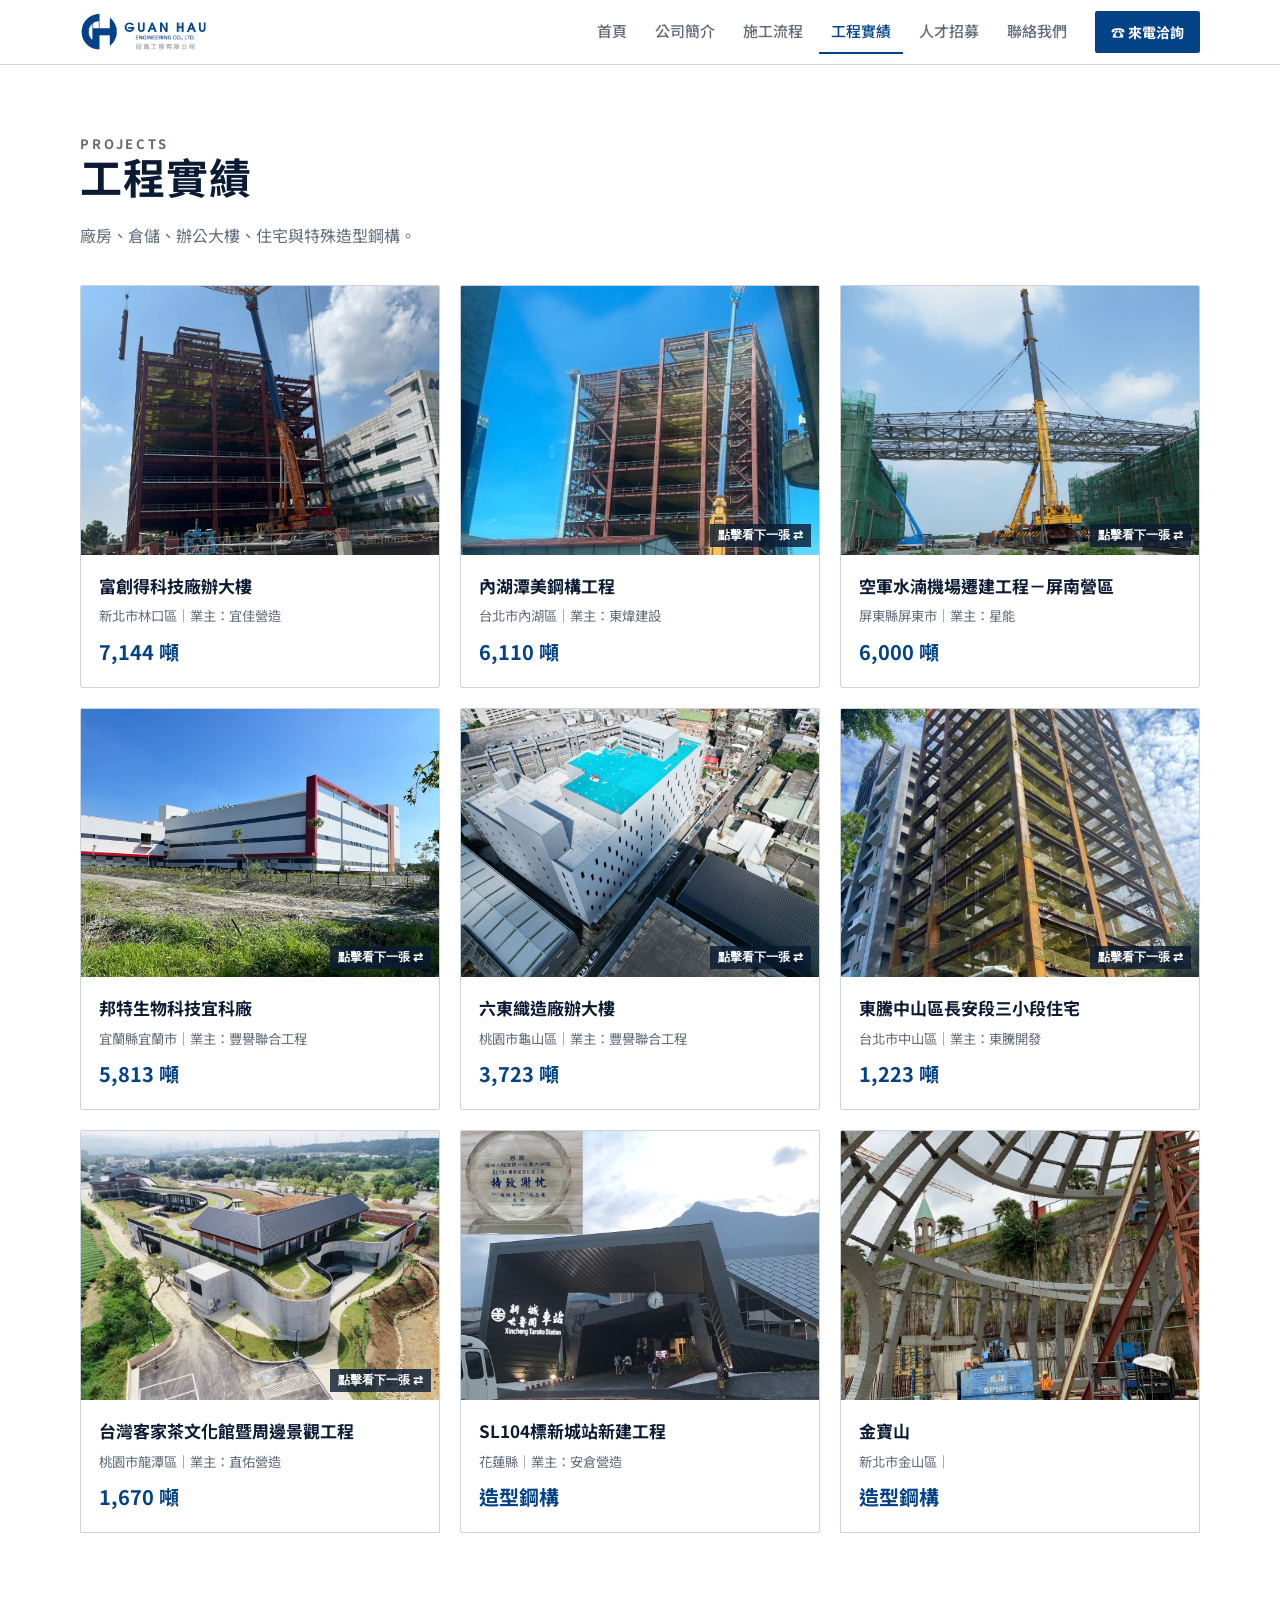
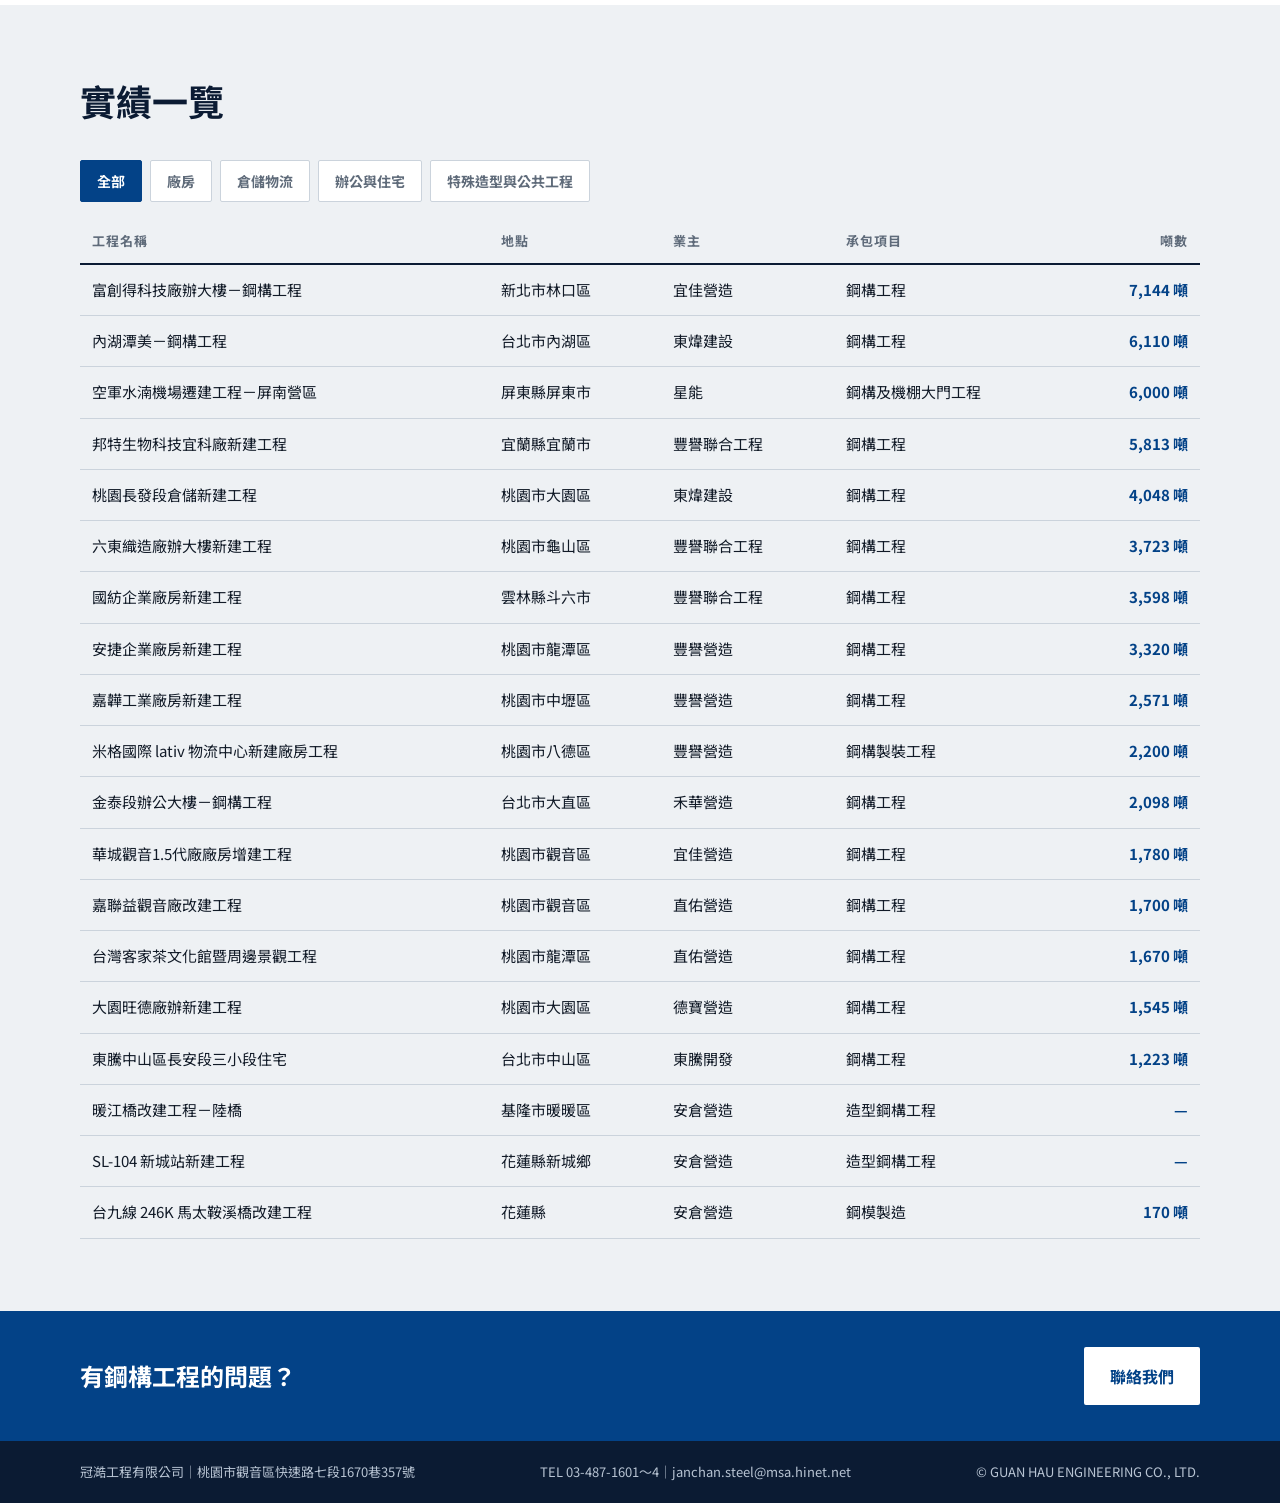
<file: projects.html>
<!doctype html><html lang="zh-Hant"><head><meta charset="utf-8"><meta name="viewport" content="width=device-width,initial-scale=1,viewport-fit=cover"><meta name="color-scheme" content="light"><title>工程實績｜冠澔工程</title><meta name="description" content="冠澔工程有限公司：鋼結構工程、BOX 加工、H 型鋼雷射加工、工程承包、施工圖繪製。桃園市觀音區。"><link rel="icon" href="data:image/svg+xml,%3Csvg xmlns=%27http://www.w3.org/2000/svg%27 viewBox=%270 0 10 10%27%3E%3Ccircle cx=%275%27 cy=%275%27 r=%275%27 fill=%27%23034287%27/%3E%3C/svg%3E"><link rel="preconnect" href="https://fonts.googleapis.com"><link rel="preconnect" href="https://fonts.gstatic.com" crossorigin><link href="https://fonts.googleapis.com/css2?family=Noto+Sans+TC:wght@400;500;700&display=swap" rel="stylesheet"><link rel="stylesheet" href="style.css"></head><body><header class="gh-hd"><div class="wrap"><a class="gh-logo" href="index.html"><img src="img/logo.png" alt="冠澔工程有限公司 GUAN HAU"></a><nav class="gh-nav" aria-label="主選單"><a href="index.html" data-k="index">首頁</a><a href="about.html" data-k="about">公司簡介</a><a href="process.html" data-k="process">施工流程</a><a href="projects.html" data-k="projects" class=on>工程實績</a><a href="careers.html" data-k="careers">人才招募</a><a href="contact.html" data-k="contact">聯絡我們</a></nav><a class="gh-cta tel" href="tel:+88634871601">來電洽詢</a><button class="gh-burger" aria-label="選單" aria-expanded="false">☰</button></div></header><main><section class="sec"><div class="wrap"><div class="sec-hd"><p class="eyebrow">PROJECTS</p><h1 style="font-size:clamp(28px,4vw,42px)">工程實績</h1><p>廠房、倉儲、辦公大樓、住宅與特殊造型鋼構。</p></div><div class="pgrid"><div class="pc rv"><div class="pic"><img src="img/fu.jpg" alt="富創得科技廠辦大樓鋼構吊裝" loading="lazy"></div><div class="b"><h3>富創得科技廠辦大樓</h3><small>新北市林口區｜業主：宜佳營造</small><div class="t">7,144 噸</div></div></div><div class="pc rv"><div class="pic" ><img src="img/nh1.jpg" alt="內湖潭美鋼構吊裝" loading="lazy"><img src="img/nh2.jpg" alt="內湖潭美上梁典禮" loading="lazy"><i>點擊看下一張 ⇄</i></div><div class="b"><h3>內湖潭美鋼構工程</h3><small>台北市內湖區｜業主：東煒建設</small><div class="t">6,110 噸</div></div></div><div class="pc rv"><div class="pic" ><img src="img/af1.jpg" alt="屏南營區大跨度桁架吊裝" loading="lazy"><img src="img/af2.jpg" alt="屏南營區機棚" loading="lazy"><i>點擊看下一張 ⇄</i></div><div class="b"><h3>空軍水湳機場遷建工程－屏南營區</h3><small>屏東縣屏東市｜業主：星能</small><div class="t">6,000 噸</div></div></div><div class="pc rv"><div class="pic" ><img src="img/bt1.jpg" alt="邦特宜科廠外觀" loading="lazy"><img src="img/bt2.jpg" alt="邦特宜科廠上梁典禮" loading="lazy"><i>點擊看下一張 ⇄</i></div><div class="b"><h3>邦特生物科技宜科廠</h3><small>宜蘭縣宜蘭市｜業主：豐譽聯合工程</small><div class="t">5,813 噸</div></div></div><div class="pc rv"><div class="pic" ><img src="img/lt1.jpg" alt="六東織造廠辦大樓空拍" loading="lazy"><img src="img/lt2.jpg" alt="六東織造廠辦大樓空拍" loading="lazy"><i>點擊看下一張 ⇄</i></div><div class="b"><h3>六東織造廠辦大樓</h3><small>桃園市龜山區｜業主：豐譽聯合工程</small><div class="t">3,723 噸</div></div></div><div class="pc rv"><div class="pic" >
<img src="img/dt2.jpg" alt="東騰住宅鋼構" loading="lazy"><img src="img/dt1.jpg" alt="東騰住宅上梁典禮" loading="lazy"><i>點擊看下一張 ⇄</i></div><div class="b"><h3>東騰中山區長安段三小段住宅</h3><small>台北市中山區｜業主：東騰開發</small><div class="t">1,223 噸</div></div></div><div class="pc rv"><div class="pic" >
<img src="img/tea1.jpg" alt="台灣客家茶文化館空拍" loading="lazy"><img src="img/tea2.jpg" alt="茶文化館圓頂鋼構" loading="lazy"><i>點擊看下一張 ⇄</i></div><div class="b"><h3>台灣客家茶文化館暨周邊景觀工程</h3><small>桃園市龍潭區｜業主：直佑營造</small><div class="t">1,670 噸</div></div></div>

<div class="pc rv"><div class="pic">
<img src="img/w2.jpg" alt="花蓮新城站新建工程" loading="lazy"><img src="img/w2.jpg" alt="SL104標新城站新建工程" loading="lazy"></div><div class="b"><h3>SL104標新城站新建工程</h3><small>花蓮縣｜業主：安倉營造</small><div class="t">造型鋼構</div></div></div>

<div class="pc rv"><div class="pic">
<img src="img/jbs.jpg" alt="金寶山拱形鋼構" loading="lazy"><img src="img/jbs.jpg" alt="金寶山拱形鋼構" loading="lazy"></div><div class="b"><h3>金寶山</h3><small>新北市金山區｜  </small>
<div class="t">造型鋼構</div></div></div></div></section>

<section class="sec alt"><div class="wrap"><div class="sec-hd">
<h2>實績一覽</h2></div><div class="tabs"><button class="on" data-g="all">全部</button><button data-g="f">廠房</button><button data-g="w">倉儲物流</button><button data-g="o">辦公與住宅</button><button data-g="s">特殊造型與公共工程</button></div><div class="tw"><table id="pt"><thead><tr><th>工程名稱</th><th>地點</th><th>業主</th><th>承包項目</th><th style="text-align:right">噸數</th></tr></thead><tbody><tr data-g="f"><td>富創得科技廠辦大樓－鋼構工程</td><td>新北市林口區</td><td>宜佳營造</td><td>鋼構工程</td><td class="n">7,144 噸</td></tr><tr data-g="o"><td>內湖潭美－鋼構工程</td><td>台北市內湖區</td><td>東煒建設</td><td>鋼構工程</td><td class="n">6,110 噸</td></tr><tr data-g="s"><td>空軍水湳機場遷建工程－屏南營區</td><td>屏東縣屏東市</td><td>星能</td><td>鋼構及機棚大門工程</td><td class="n">6,000 噸</td></tr><tr data-g="f"><td>邦特生物科技宜科廠新建工程</td><td>宜蘭縣宜蘭市</td><td>豐譽聯合工程</td><td>鋼構工程</td><td class="n">5,813 噸</td></tr><tr data-g="w"><td>桃園長發段倉儲新建工程</td><td>桃園市大園區</td><td>東煒建設</td><td>鋼構工程</td><td class="n">4,048 噸</td></tr><tr data-g="f"><td>六東織造廠辦大樓新建工程</td><td>桃園市龜山區</td><td>豐譽聯合工程</td><td>鋼構工程</td><td class="n">3,723 噸</td></tr><tr data-g="f"><td>國紡企業廠房新建工程</td><td>雲林縣斗六市</td><td>豐譽聯合工程</td><td>鋼構工程</td><td class="n">3,598 噸</td></tr><tr data-g="f"><td>安捷企業廠房新建工程</td><td>桃園市龍潭區</td><td>豐譽營造</td><td>鋼構工程</td><td class="n">3,320 噸</td></tr><tr data-g="f"><td>嘉韡工業廠房新建工程</td><td>桃園市中壢區</td><td>豐譽營造</td><td>鋼構工程</td><td class="n">2,571 噸</td></tr><tr data-g="w"><td>米格國際 lativ 物流中心新建廠房工程</td><td>桃園市八德區</td><td>豐譽營造</td><td>鋼構製裝工程</td><td class="n">2,200 噸</td></tr><tr data-g="o"><td>金泰段辦公大樓－鋼構工程</td><td>台北市大直區</td><td>禾華營造</td><td>鋼構工程</td><td class="n">2,098 噸</td></tr><tr data-g="f"><td>華城觀音1.5代廠廠房增建工程</td><td>桃園市觀音區</td><td>宜佳營造</td><td>鋼構工程</td><td class="n">1,780 噸</td></tr><tr data-g="f"><td>嘉聯益觀音廠改建工程</td><td>桃園市觀音區</td><td>直佑營造</td><td>鋼構工程</td><td class="n">1,700 噸</td></tr><tr data-g="s"><td>台灣客家茶文化館暨周邊景觀工程</td><td>桃園市龍潭區</td><td>直佑營造</td><td>鋼構工程</td><td class="n">1,670 噸</td></tr><tr data-g="f"><td>大園旺德廠辦新建工程</td><td>桃園市大園區</td><td>德寶營造</td><td>鋼構工程</td><td class="n">1,545 噸</td></tr><tr data-g="o"><td>東騰中山區長安段三小段住宅</td><td>台北市中山區</td><td>東騰開發</td><td>鋼構工程</td><td class="n">1,223 噸</td></tr><tr data-g="s"><td>暖江橋改建工程－陸橋</td><td>基隆市暖暖區</td><td>安倉營造</td><td>造型鋼構工程</td><td class="n">—</td></tr><tr data-g="s"><td>SL-104 新城站新建工程</td><td>花蓮縣新城鄉</td><td>安倉營造</td><td>造型鋼構工程</td><td class="n">—</td></tr><tr data-g="s"><td>台九線 246K 馬太鞍溪橋改建工程</td><td>花蓮縣</td><td>安倉營造</td><td>鋼模製造</td><td class="n">170 噸</td></tr></tbody></table></div></div></section><section class="cta-sl"><div class="wrap"><h2>有鋼構工程的問題？</h2><a class="btn" style="background:#fff;color:var(--blue);border-color:#fff" href="contact.html">聯絡我們</a></div></section></main><footer class="ft"><div class="wrap"><p>冠澔工程有限公司｜桃園市觀音區快速路七段1670巷357號</p><p>TEL 03-487-1601～4｜janchan.steel@msa.hinet.net</p><p>© GUAN HAU ENGINEERING CO., LTD.</p></div></footer><script src="main.js"></script></body></html>
</file>
<file: style.css>
:root{--blue:#034287;--navy:#0B1B33;--steel:#EEF1F4;--line:#CBD3DC;--gray:#5F6B7A;--ink:#111A27;--r:2px;box-sizing:border-box;padding-top:env(safe-area-inset-top,0);padding-bottom:env(safe-area-inset-bottom,0)}
*,*::before,*::after{box-sizing:inherit}html{scroll-behavior:smooth}
body{margin:0;background:#fff;color:var(--ink);font:16px/1.75 "Noto Sans TC","PingFang TC","Microsoft JhengHei",sans-serif;-webkit-font-smoothing:antialiased}
a{color:inherit}.wrap{max-width:1160px;margin:0 auto;padding:0 20px}
.gh-hd{position:sticky;top:0;z-index:20;background:#fff;border-bottom:1px solid var(--line)}
.gh-hd .wrap{display:flex;align-items:center;gap:16px;height:64px}
.gh-logo img{height:38px;display:block}.gh-nav{margin-left:auto;display:flex;gap:4px}
.gh-nav a{padding:8px 12px;text-decoration:none;font-size:15px;font-weight:500;color:var(--gray);border-bottom:2px solid transparent;transition:color .2s,border-color .2s}
.gh-nav a:hover,.gh-nav a.on{color:var(--blue);border-color:var(--blue)}
.gh-cta{background:var(--blue);color:#fff;padding:9px 16px;border-radius:var(--r);text-decoration:none;font-weight:700;font-size:14px;transition:background .2s,transform .2s}
.gh-cta:hover{background:var(--navy);transform:translateY(-1px)}
.gh-burger{display:none;background:none;border:1px solid var(--line);border-radius:var(--r);width:40px;height:40px;font-size:18px;cursor:pointer}
.btn{display:inline-block;padding:13px 24px;border-radius:var(--r);font-weight:700;text-decoration:none;border:2px solid var(--blue);background:var(--blue);color:#fff;cursor:pointer;font:inherit;font-weight:700;transition:background .2s,color .2s,transform .2s}
.btn:hover{background:var(--navy);border-color:var(--navy);transform:translateY(-2px)}
.btn.ghost{background:transparent;color:var(--blue)}.btn.ghost:hover{background:var(--blue);color:#fff}
.hero{background:linear-gradient(105deg,#fff 0 55%,var(--navy) 55.1% 100%);overflow:hidden}
.hero .wrap{display:grid;grid-template-columns:1.05fr .95fr;gap:24px;align-items:center;min-height:540px}
.eyebrow{font:700 13px/1 "Noto Sans TC",sans-serif;letter-spacing:.22em;color:var(--blue);margin:0 0 18px}
h1{font-size:clamp(34px,5vw,56px);line-height:1.22;margin:0 0 20px;letter-spacing:.02em;color:var(--navy)}
h2{font-size:clamp(26px,3.4vw,36px);line-height:1.3;margin:0 0 12px;color:var(--navy)}h3{margin:0 0 8px;font-size:19px;color:var(--navy)}
.lead{font-size:18px;color:var(--gray);max-width:30em;margin:0 0 28px}.row{display:flex;gap:12px;flex-wrap:wrap}
.hero svg{width:100%;height:auto;max-height:440px}
.sec{padding:72px 0}.sec.alt{background:var(--steel)}.sec.dark{background:var(--navy);color:#fff}.sec.dark h2,.sec.dark h3{color:#fff}
.sec-hd{margin-bottom:36px}.sec-hd p{color:var(--gray);margin:0;max-width:40em}.dark .sec-hd p{color:#B8C4D3}
.stats{display:grid;grid-template-columns:repeat(3,1fr);border:1px solid var(--line);background:#fff}
.stats div{padding:24px;border-right:1px solid var(--line)}.stats div:last-child{border:0}
.stats b{display:block;font-size:clamp(28px,4vw,42px);color:var(--blue);line-height:1.1;font-variant-numeric:tabular-nums}.stats span{color:var(--gray);font-size:14px}
.grid2{display:grid;grid-template-columns:1fr 1fr;gap:20px}.grid3{display:grid;grid-template-columns:repeat(3,1fr);gap:20px}
.card{background:#fff;border:1px solid var(--line);border-top:4px solid var(--blue);border-radius:var(--r);padding:28px;transition:transform .25s,box-shadow .25s}
.card:hover{transform:translateY(-4px);box-shadow:0 12px 28px rgba(11,27,51,.1)}.card p{margin:0;color:var(--gray)}
.card .no{font:700 13px/1 sans-serif;letter-spacing:.2em;color:var(--blue);display:block;margin-bottom:12px}
.steps{counter-reset:s;list-style:none;margin:0;padding:0;display:grid;gap:0;border-left:3px solid var(--blue)}
.steps li{counter-increment:s;padding:14px 0 14px 24px;position:relative}.steps li::before{content:counter(s);position:absolute;left:-15px;top:14px;width:27px;height:27px;background:var(--blue);color:#fff;font:700 13px/27px sans-serif;text-align:center;border-radius:50%}
.steps b{display:block;color:var(--navy)}.dark .steps b{color:#fff}.steps span{color:var(--gray);font-size:15px}.dark .steps span{color:#B8C4D3}
.eq{list-style:none;padding:0;margin:0;display:grid;grid-template-columns:repeat(2,1fr);gap:0;border-top:1px solid var(--line)}
.eq li{padding:12px 0;border-bottom:1px solid var(--line);display:flex;gap:10px}.eq li::before{content:"";width:8px;height:8px;background:var(--blue);margin-top:11px;flex:none}
.pj{display:grid;grid-template-columns:44px 1fr auto;gap:6px 16px;padding:18px 0;border-bottom:1px solid var(--line);align-items:center}
.pj .n{font:700 14px sans-serif;color:var(--gray)}.pj h3{margin:0;font-size:17px}.pj small{color:var(--gray);display:block}
.pj .t{font-size:24px;font-weight:700;color:var(--blue);font-variant-numeric:tabular-nums;text-align:right}.pj .t i{font-size:13px;font-style:normal}
.bar{grid-column:2/4;height:6px;background:var(--steel)}.bar u{display:block;height:100%;width:0;background:var(--blue);transition:width 1.1s cubic-bezier(.2,.7,.2,1)}
.in .bar u,.bar.in u{width:var(--w)}
.ph{aspect-ratio:16/9;background:repeating-linear-gradient(135deg,var(--steel) 0 14px,#E3E8ED 14px 28px);display:grid;place-items:center;color:var(--gray);font-size:14px;border:1px dashed var(--line)}
.tag{display:inline-block;font-size:12px;font-weight:700;letter-spacing:.1em;background:#FFF3C4;color:#6B5200;padding:2px 8px;border-radius:var(--r)}
.info{list-style:none;margin:0;padding:0}.info li{padding:14px 0;border-bottom:1px solid var(--line);display:grid;grid-template-columns:80px 1fr;gap:12px}.info b{color:var(--blue)}
form{display:grid;gap:14px}label{font-weight:700;font-size:14px;display:grid;gap:6px}
input,select,textarea{font:inherit;padding:11px 12px;border:1px solid var(--line);border-radius:var(--r);background:#fff;color:var(--ink);transition:border-color .2s,box-shadow .2s}
input:focus,select:focus,textarea:focus{outline:0;border-color:var(--blue);box-shadow:0 0 0 3px rgba(3,66,135,.15)}
.ok{color:var(--blue);font-weight:700;min-height:1.5em;margin:0}
.ft{background:var(--navy);color:#B8C4D3;padding:44px 0 28px;font-size:14px}.ft .wrap{display:grid;grid-template-columns:1.4fr 1fr 1fr;gap:28px}.ft h4{color:#fff;margin:0 0 10px}.ft a{text-decoration:none}.ft a:hover{color:#fff}.ft p{margin:4px 0}
.copy{grid-column:1/-1;border-top:1px solid #24364F;padding-top:18px;margin-top:8px}
.rv{opacity:0;transform:translateY(18px);transition:opacity .7s,transform .7s}.rv.in{opacity:1;transform:none}
@media(max-width:860px){.gh-burger{display:block;margin-left:auto}.gh-nav{display:none;position:absolute;top:64px;left:0;right:0;background:#fff;flex-direction:column;padding:8px 20px 16px;border-bottom:1px solid var(--line)}.gh-nav.open{display:flex}.gh-cta{order:3}
.hero{background:linear-gradient(180deg,#fff 0 58%,var(--navy) 58.1% 100%)}.hero .wrap{grid-template-columns:1fr;min-height:0;padding-top:40px;padding-bottom:24px}.hero svg{max-height:260px}
.grid2,.grid3,.eq,.ft .wrap{grid-template-columns:1fr}.stats{grid-template-columns:1fr}.stats div{border-right:0;border-bottom:1px solid var(--line)}.sec{padding:52px 0}.pj{grid-template-columns:34px 1fr}.pj .t{grid-column:2;text-align:left}.bar{grid-column:1/-1}}
@media(prefers-reduced-motion:reduce){*{transition:none!important;scroll-behavior:auto!important}.rv{opacity:1;transform:none}.bar u{width:var(--w)}}

.hero{background:linear-gradient(105deg,#fff 0 52%,var(--navy) 52.1% 100%)}
.hero .wrap{grid-template-columns:1fr 1fr;padding-top:40px;padding-bottom:40px}
.hv{display:grid;gap:12px}.hv figure{margin:0;position:relative;overflow:hidden;border:1px solid #2A4468;background:#0B1B33}
.hv img{display:block;width:100%;height:100%;object-fit:cover;transition:transform .6s}.hv figure:hover img{transform:scale(1.04)}
.hv .a{aspect-ratio:16/8}.hv .b{aspect-ratio:16/10}
figcaption.cap{position:absolute;left:0;bottom:0;background:var(--blue);color:#fff;font-size:12px;font-weight:700;letter-spacing:.14em;padding:5px 12px}
.svc{display:grid;grid-template-columns:repeat(5,1fr);gap:14px}.svc .card{padding:22px 18px}.svc h3{font-size:17px}.svc p{font-size:14px}
.svc svg{width:34px;height:34px;stroke:var(--blue);fill:none;stroke-width:1.8;margin-bottom:12px}
.flow{display:grid;grid-template-columns:repeat(4,1fr);gap:0;counter-reset:f}.flow div{padding:22px 20px;border:1px solid var(--line);margin-left:-1px;background:#fff;position:relative;counter-increment:f}
.flow div::before{content:"0" counter(f);font:700 13px sans-serif;letter-spacing:.2em;color:var(--blue);display:block;margin-bottom:8px}.flow b{color:var(--navy);display:block;margin-bottom:4px}.flow span{font-size:14px;color:var(--gray)}
.strip{display:grid;grid-template-columns:repeat(3,1fr);gap:12px}.strip img,.gal img{width:100%;aspect-ratio:4/3;object-fit:cover;display:block;transition:transform .5s}.strip figure,.gal figure{margin:0;overflow:hidden;position:relative}.strip figure:hover img,.gal figure:hover img{transform:scale(1.04)}
.gal{display:grid;grid-template-columns:repeat(3,1fr);gap:12px}.gal.two{grid-template-columns:repeat(2,1fr)}
.pgrid{display:grid;grid-template-columns:repeat(3,1fr);gap:20px}
.pc{background:#fff;border:1px solid var(--line);border-radius:var(--r);overflow:hidden;transition:transform .25s,box-shadow .25s}.pc:hover{transform:translateY(-4px);box-shadow:0 12px 28px rgba(11,27,51,.12)}
.pic{position:relative;aspect-ratio:4/3;background:var(--steel);overflow:hidden;cursor:pointer}.pic img{position:absolute;inset:0;width:100%;height:100%;object-fit:cover;transition:opacity .5s,transform .6s}.pic img+img{opacity:0}.pic.alt img:first-child{opacity:0}.pic.alt img+img{opacity:1}.pic:hover img{transform:scale(1.04)}
.pic i{position:absolute;right:8px;bottom:8px;background:rgba(11,27,51,.8);color:#fff;font:600 12px sans-serif;padding:3px 8px;font-style:normal}
.pc .b{padding:16px 18px 18px}.pc h3{font-size:17px;margin:0 0 4px}.pc small{color:var(--gray);display:block}.pc .t{color:var(--blue);font-weight:700;font-size:20px;margin-top:6px;font-variant-numeric:tabular-nums}
.tabs{display:flex;gap:8px;flex-wrap:wrap;margin-bottom:18px}.tabs button{font:inherit;font-size:14px;font-weight:700;padding:8px 16px;border:1px solid var(--line);background:#fff;color:var(--gray);border-radius:var(--r);cursor:pointer;transition:all .2s}.tabs button:hover{border-color:var(--blue);color:var(--blue)}.tabs button.on{background:var(--blue);border-color:var(--blue);color:#fff}
.tw{overflow-x:auto}table{width:100%;border-collapse:collapse;font-size:15px;min-width:640px}th{text-align:left;font-size:13px;letter-spacing:.08em;color:var(--gray);padding:10px 12px;border-bottom:2px solid var(--navy)}td{padding:12px;border-bottom:1px solid var(--line)}td.n{text-align:right;font-weight:700;color:var(--blue);font-variant-numeric:tabular-nums;white-space:nowrap}tbody tr{transition:background .2s}tbody tr:hover{background:var(--steel)}tr[hidden]{display:none}
.about p{color:#33404F}.pts{display:grid;gap:14px;margin-top:8px}.pts div{border-left:4px solid var(--blue);padding:4px 0 4px 16px}.pts b{color:var(--navy);display:block}.pts span{color:var(--gray);font-size:15px}
.ft{padding:20px 0;font-size:13px}.ft .wrap{display:flex;flex-wrap:wrap;gap:6px 22px;align-items:center;justify-content:space-between}.ft p{margin:0}
.cta-sl{background:var(--blue);color:#fff;padding:36px 0}.cta-sl .wrap{display:flex;gap:16px;align-items:center;justify-content:space-between;flex-wrap:wrap}.cta-sl h2{color:#fff;margin:0;font-size:24px}
.gh-cta.tel::before{content:"☎ "}
@media(max-width:860px){.hero{background:linear-gradient(180deg,#fff 0 56%,var(--navy) 56.1% 100%)}.hero .wrap{grid-template-columns:1fr}.svc,.flow,.pgrid,.strip,.gal{grid-template-columns:1fr}.flow div{margin:-1px 0 0}.gal.two{grid-template-columns:1fr}.ft .wrap{display:block}}

.hero2{background:#EEF1F4 linear-gradient(#DCE3EB 1px,transparent 1px) 0 0/48px 48px,linear-gradient(90deg,#DCE3EB 1px,transparent 1px) 0 0/48px 48px;border-bottom:1px solid var(--line);overflow:hidden}
.hw{display:grid;grid-template-columns:.82fr 1.18fr;gap:8px;align-items:center;min-height:580px;padding-top:36px;padding-bottom:36px}
.hm{position:relative;padding-top:26px}.cut{display:block;width:100%;height:auto;filter:drop-shadow(0 20px 22px rgba(11,27,51,.2))}
.dim{position:absolute;top:0;left:3%;right:3%;height:12px;border:1px solid var(--blue);border-bottom:0;font:700 11px/1 sans-serif;letter-spacing:.22em;color:var(--blue);text-align:center}.dim span{position:relative;top:-6px;background:#EEF1F4;padding:0 10px}
.inset{position:absolute;left:-3%;bottom:0;width:34%;margin:0;border:6px solid #fff;box-shadow:0 14px 30px rgba(11,27,51,.28);transform:rotate(-2deg);transition:transform .4s}.inset:hover{transform:rotate(0) scale(1.03)}.inset img{display:block;width:100%;aspect-ratio:4/3;object-fit:cover}
.st2 li{display:grid;grid-template-columns:1fr 320px;gap:28px;align-items:center;padding:22px 0 22px 26px;border-bottom:1px solid var(--line)}.st2 li::before{top:calc(50% - 14px)}.st2 li:last-child{border-bottom:0}
.st2 b{font-size:20px;margin-bottom:4px}.ph2{aspect-ratio:16/10;overflow:hidden;background:var(--steel)}.ph2 img{width:100%;height:100%;object-fit:cover;display:block;transition:transform .5s}.ph2:hover img{transform:scale(1.05)}.ph2 img.ct{object-fit:contain;padding:8px}
.sp{display:grid;grid-template-columns:1.05fr .95fr;gap:36px;align-items:center}.sp .ph2{aspect-ratio:4/3}
@media(max-width:860px){.hw{grid-template-columns:1fr;min-height:0}.inset{width:42%;left:0}.st2 li{grid-template-columns:1fr}.sp{grid-template-columns:1fr}}
</file>
